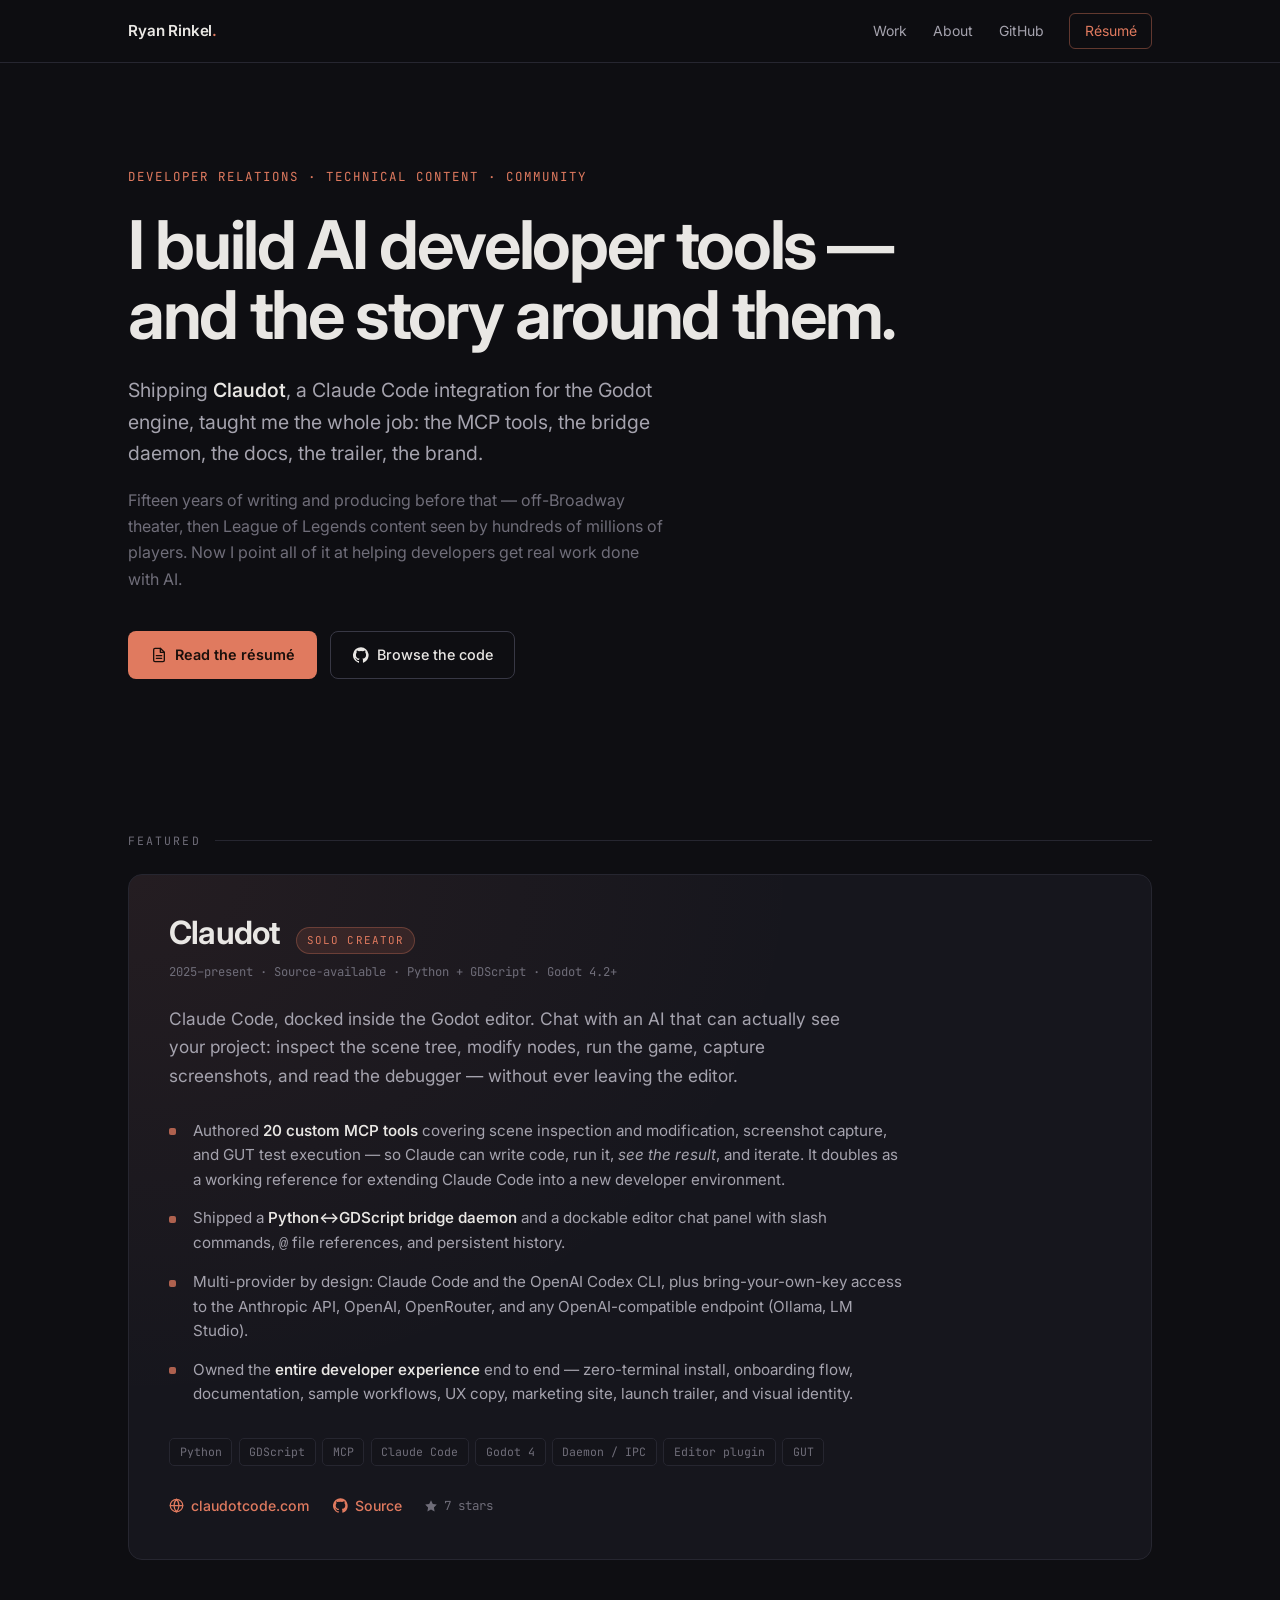
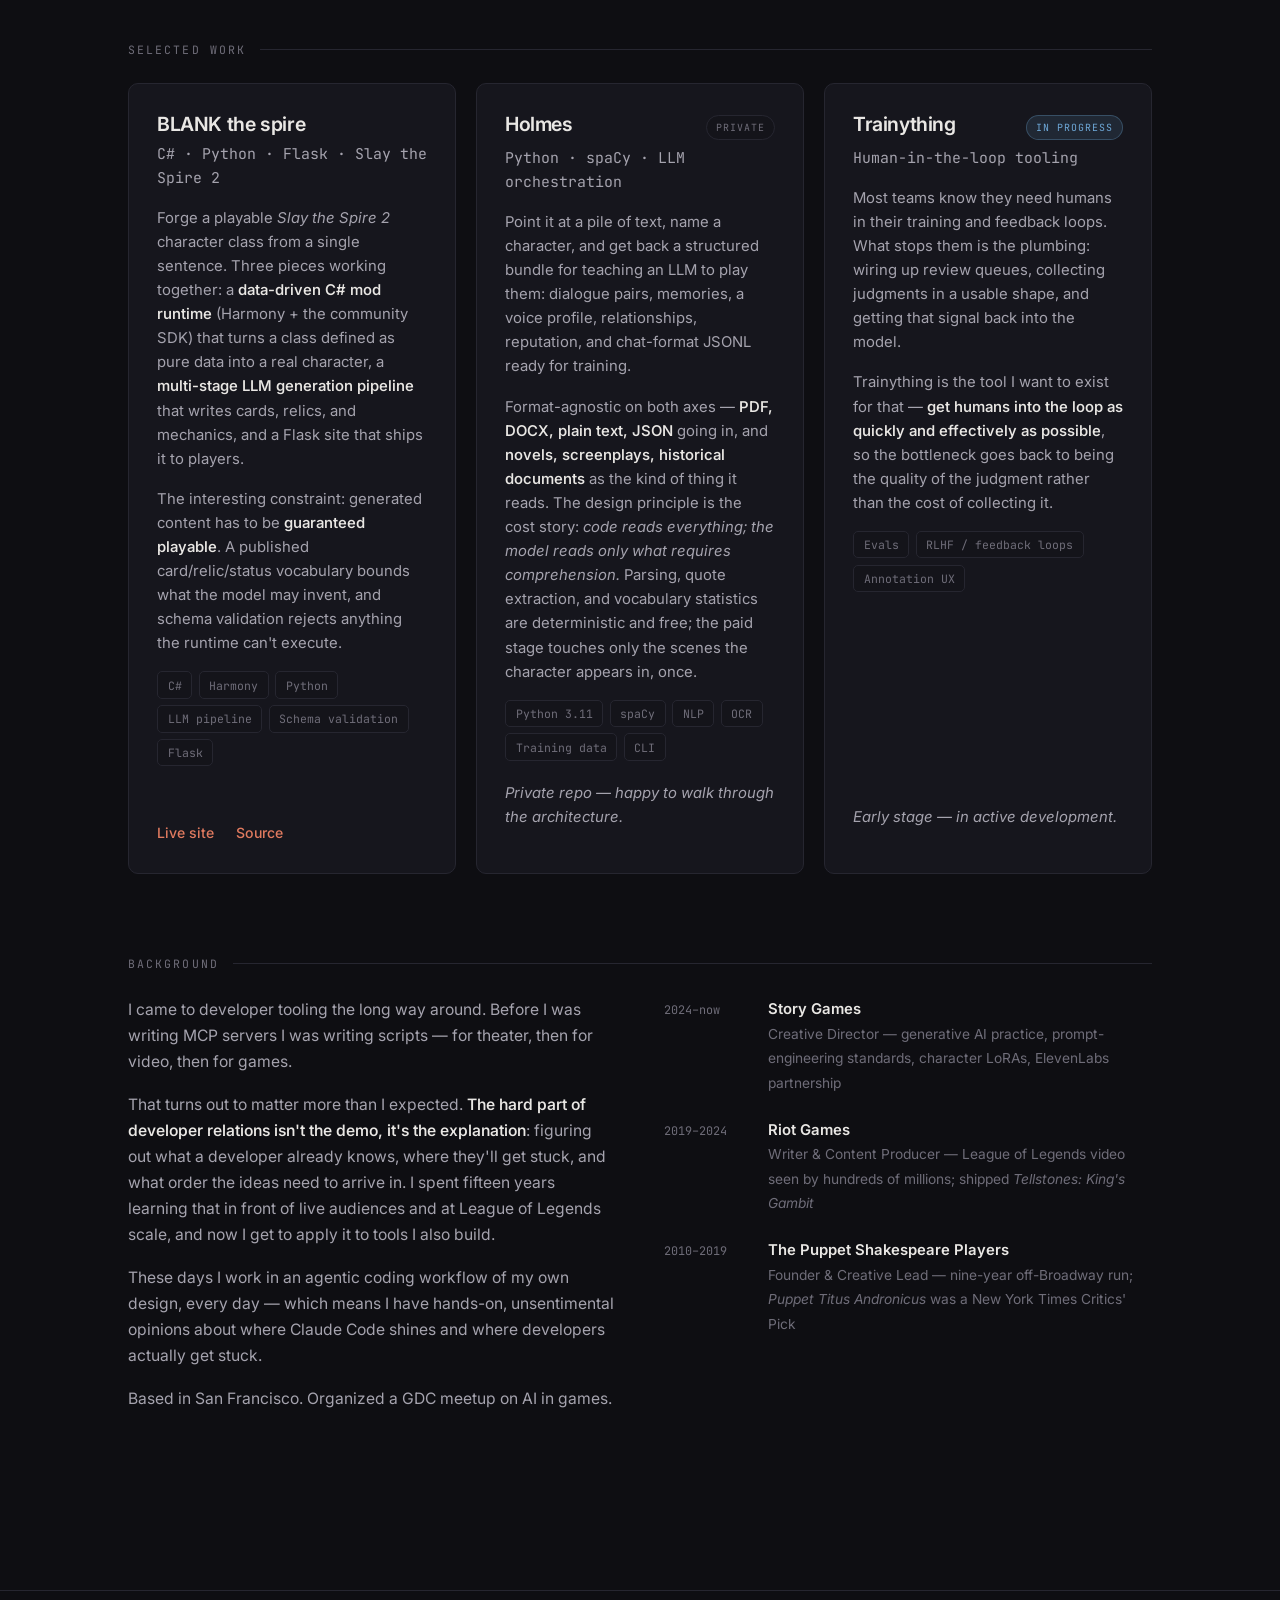
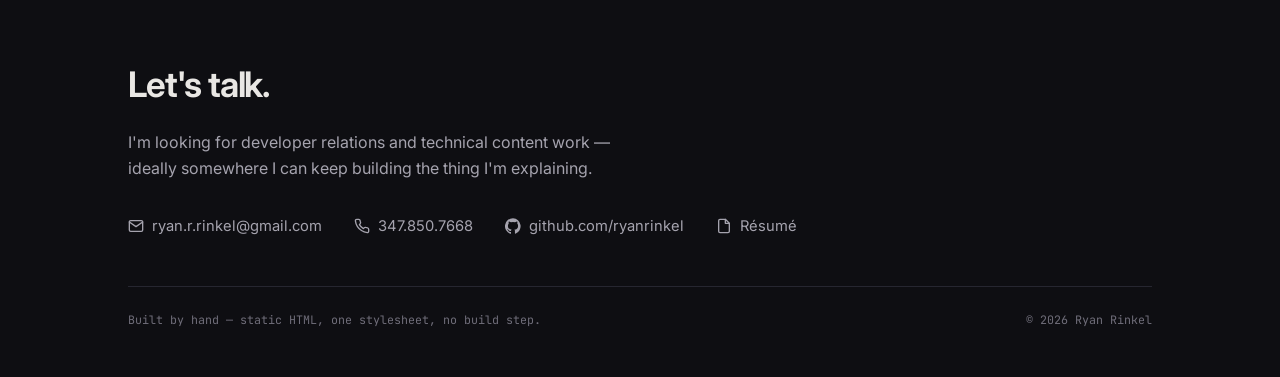
<file: index.html>
<!DOCTYPE html>
<html lang="en">
<head>
<meta charset="UTF-8">
<meta name="viewport" content="width=device-width, initial-scale=1">
<title>Ryan Rinkel — Developer Relations &amp; AI Tooling</title>
<meta name="description" content="Developer relations and technical content. I build AI developer tools — Claudot (Claude Code inside Godot), LLM content pipelines, and training-data tooling — and write the docs, demos, and stories around them.">
<link rel="canonical" href="https://hireme.ryanrinkel.online/">

<meta property="og:type" content="website">
<meta property="og:title" content="Ryan Rinkel — Developer Relations &amp; AI Tooling">
<meta property="og:description" content="I build AI developer tools and the docs, demos, and stories around them.">
<meta property="og:url" content="https://hireme.ryanrinkel.online/">
<meta name="twitter:card" content="summary">

<link rel="preconnect" href="https://fonts.googleapis.com">
<link rel="preconnect" href="https://fonts.gstatic.com" crossorigin>
<link href="https://fonts.googleapis.com/css2?family=Inter:wght@400;500;600;700&family=JetBrains+Mono:wght@400;500&display=swap" rel="stylesheet">
<link rel="stylesheet" href="css/style.css">
<link rel="icon" href="data:image/svg+xml,<svg xmlns='http://www.w3.org/2000/svg' viewBox='0 0 100 100'><rect width='100' height='100' rx='20' fill='%230e0e12'/><text y='.9em' x='50%25' text-anchor='middle' font-size='62' font-family='monospace' fill='%23e07a5f'>R</text></svg>">
</head>
<body>

<a class="skip-link" href="#work">Skip to work</a>

<nav class="nav">
  <div class="nav-inner">
    <a class="nav-name" href="/">Ryan Rinkel<span class="dot">.</span></a>
    <div class="nav-links">
      <a href="#work">Work</a>
      <a href="#about" class="hide-sm">About</a>
      <a href="https://github.com/ryanrinkel" class="hide-sm" rel="me noopener">GitHub</a>
      <a href="resume.html" class="cta">Résumé</a>
    </div>
  </div>
</nav>

<!-- ===================== HERO ===================== -->
<header class="hero">
  <div class="wrap">
    <p class="hero-role">Developer Relations · Technical Content · Community</p>
    <h1>I build AI developer tools —<br>and the story around them.</h1>
    <p class="hero-lede">
      Shipping <strong>Claudot</strong>, a Claude Code integration for the Godot engine, taught me
      the whole job: the MCP tools, the bridge daemon, the docs, the trailer, the brand.
    </p>
    <p class="hero-sub">
      Fifteen years of writing and producing before that — off-Broadway theater, then League of
      Legends content seen by hundreds of millions of players. Now I point all of it at helping
      developers get real work done with AI.
    </p>
    <div class="hero-actions">
      <a class="btn btn-primary" href="resume.html">
        <svg viewBox="0 0 24 24" fill="none" stroke="currentColor" stroke-width="2" stroke-linecap="round" stroke-linejoin="round"><path d="M14 2H6a2 2 0 0 0-2 2v16a2 2 0 0 0 2 2h12a2 2 0 0 0 2-2V8z"/><polyline points="14 2 14 8 20 8"/><line x1="16" y1="13" x2="8" y2="13"/><line x1="16" y1="17" x2="8" y2="17"/></svg>
        Read the résumé
      </a>
      <a class="btn btn-ghost" href="https://github.com/ryanrinkel" rel="me noopener">
        <svg viewBox="0 0 24 24" fill="currentColor"><path d="M12 .3a12 12 0 0 0-3.8 23.4c.6.1.8-.3.8-.6v-2.2c-3.3.7-4-1.6-4-1.6-.6-1.4-1.4-1.8-1.4-1.8-1.1-.7.1-.7.1-.7 1.2.1 1.9 1.2 1.9 1.2 1.1 1.9 2.8 1.3 3.5 1 .1-.8.4-1.3.8-1.6-2.7-.3-5.5-1.3-5.5-5.9 0-1.3.5-2.4 1.2-3.2-.1-.3-.5-1.5.1-3.2 0 0 1-.3 3.3 1.2a11.5 11.5 0 0 1 6 0c2.3-1.5 3.3-1.2 3.3-1.2.6 1.7.2 2.9.1 3.2.8.8 1.2 1.9 1.2 3.2 0 4.6-2.8 5.6-5.5 5.9.4.4.8 1.1.8 2.2v3.3c0 .3.2.7.8.6A12 12 0 0 0 12 .3"/></svg>
        Browse the code
      </a>
    </div>
  </div>
</header>

<!-- ===================== FEATURED ===================== -->
<section id="work">
  <div class="wrap">
    <p class="eyebrow">Featured</p>

    <article class="featured">
      <div class="featured-head">
        <h3>Claudot</h3>
        <span class="featured-tag">Solo creator</span>
      </div>
      <p class="featured-meta">2025–present · Source-available · Python + GDScript · Godot 4.2+</p>

      <p class="featured-lede">
        Claude Code, docked inside the Godot editor. Chat with an AI that can actually see your
        project: inspect the scene tree, modify nodes, run the game, capture screenshots, and read
        the debugger — without ever leaving the editor.
      </p>

      <ul class="featured-points">
        <li>
          Authored <strong>20 custom MCP tools</strong> covering scene inspection and modification,
          screenshot capture, and GUT test execution — so Claude can write code, run it,
          <em>see the result</em>, and iterate. It doubles as a working reference for extending
          Claude Code into a new developer environment.
        </li>
        <li>
          Shipped a <strong>Python↔GDScript bridge daemon</strong> and a dockable editor chat panel
          with slash commands, <code>@</code> file references, and persistent history.
        </li>
        <li>
          Multi-provider by design: Claude Code and the OpenAI Codex CLI, plus bring-your-own-key
          access to the Anthropic API, OpenAI, OpenRouter, and any OpenAI-compatible endpoint
          (Ollama, LM Studio).
        </li>
        <li>
          Owned the <strong>entire developer experience</strong> end to end — zero-terminal install,
          onboarding flow, documentation, sample workflows, UX copy, marketing site, launch trailer,
          and visual identity.
        </li>
      </ul>

      <ul class="tags">
        <li>Python</li><li>GDScript</li><li>MCP</li><li>Claude Code</li>
        <li>Godot 4</li><li>Daemon / IPC</li><li>Editor plugin</li><li>GUT</li>
      </ul>

      <div class="proj-links">
        <a href="https://claudotcode.com" rel="noopener">
          <svg viewBox="0 0 24 24" fill="none" stroke="currentColor" stroke-width="2" stroke-linecap="round" stroke-linejoin="round"><circle cx="12" cy="12" r="10"/><line x1="2" y1="12" x2="22" y2="12"/><path d="M12 2a15.3 15.3 0 0 1 4 10 15.3 15.3 0 0 1-4 10 15.3 15.3 0 0 1-4-10 15.3 15.3 0 0 1 4-10z"/></svg>
          claudotcode.com
        </a>
        <a href="https://github.com/Claudot-Code/claudot-pub" rel="noopener">
          <svg viewBox="0 0 24 24" fill="currentColor"><path d="M12 .3a12 12 0 0 0-3.8 23.4c.6.1.8-.3.8-.6v-2.2c-3.3.7-4-1.6-4-1.6-.6-1.4-1.4-1.8-1.4-1.8-1.1-.7.1-.7.1-.7 1.2.1 1.9 1.2 1.9 1.2 1.1 1.9 2.8 1.3 3.5 1 .1-.8.4-1.3.8-1.6-2.7-.3-5.5-1.3-5.5-5.9 0-1.3.5-2.4 1.2-3.2-.1-.3-.5-1.5.1-3.2 0 0 1-.3 3.3 1.2a11.5 11.5 0 0 1 6 0c2.3-1.5 3.3-1.2 3.3-1.2.6 1.7.2 2.9.1 3.2.8.8 1.2 1.9 1.2 3.2 0 4.6-2.8 5.6-5.5 5.9.4.4.8 1.1.8 2.2v3.3c0 .3.2.7.8.6A12 12 0 0 0 12 .3"/></svg>
          Source
        </a>
        <span class="stars" title="GitHub stars">
          <svg viewBox="0 0 24 24" fill="currentColor"><polygon points="12 2 15.1 8.6 22 9.6 17 14.5 18.2 21.5 12 18.2 5.8 21.5 7 14.5 2 9.6 8.9 8.6 12 2"/></svg>
          7 stars
        </span>
      </div>
    </article>
  </div>
</section>

<!-- ===================== GRID ===================== -->
<section>
  <div class="wrap">
    <p class="eyebrow">Selected work</p>

    <div class="grid">

      <!-- BLANK the spire -->
      <article class="card">
        <div class="card-head">
          <h3>BLANK the spire</h3>
        </div>
        <p class="card-meta">C# · Python · Flask · Slay the Spire 2</p>
        <p>
          Forge a playable <em>Slay the Spire 2</em> character class from a single sentence. Three
          pieces working together: a <strong>data-driven C# mod runtime</strong> (Harmony + the
          community SDK) that turns a class defined as pure data into a real character, a
          <strong>multi-stage LLM generation pipeline</strong> that writes cards, relics, and
          mechanics, and a Flask site that ships it to players.
        </p>
        <p>
          The interesting constraint: generated content has to be <strong>guaranteed playable</strong>.
          A published card/relic/status vocabulary bounds what the model may invent, and schema
          validation rejects anything the runtime can't execute.
        </p>
        <ul class="tags">
          <li>C#</li><li>Harmony</li><li>Python</li><li>LLM pipeline</li>
          <li>Schema validation</li><li>Flask</li>
        </ul>
        <div class="proj-links">
          <a href="https://blankthespire.com" rel="noopener">Live site</a>
          <a href="https://github.com/ryanrinkel/BLANKthespire" rel="noopener">Source</a>
        </div>
      </article>

      <!-- Holmes -->
      <article class="card">
        <div class="card-head">
          <h3>Holmes</h3>
          <span class="badge badge-private">Private</span>
        </div>
        <p class="card-meta">Python · spaCy · LLM orchestration</p>
        <p>
          Point it at a pile of text, name a character, and get back a structured bundle for teaching
          an LLM to play them: dialogue pairs, memories, a voice profile, relationships, reputation,
          and chat-format JSONL ready for training.
        </p>
        <p>
          Format-agnostic on both axes — <strong>PDF, DOCX, plain text, JSON</strong> going in, and
          <strong>novels, screenplays, historical documents</strong> as the kind of thing it reads.
          The design principle is the cost story: <em>code reads everything; the model reads only
          what requires comprehension.</em> Parsing, quote extraction, and vocabulary statistics are
          deterministic and free; the paid stage touches only the scenes the character appears in,
          once.
        </p>
        <ul class="tags">
          <li>Python 3.11</li><li>spaCy</li><li>NLP</li><li>OCR</li>
          <li>Training data</li><li>CLI</li>
        </ul>
        <p class="card-note">Private repo — happy to walk through the architecture.</p>
      </article>

      <!-- Trainything -->
      <article class="card">
        <div class="card-head">
          <h3>Trainything</h3>
          <span class="badge badge-wip">In progress</span>
        </div>
        <p class="card-meta">Human-in-the-loop tooling</p>
        <p>
          Most teams know they need humans in their training and feedback loops. What stops them is
          the plumbing: wiring up review queues, collecting judgments in a usable shape, and getting
          that signal back into the model.
        </p>
        <p>
          Trainything is the tool I want to exist for that — <strong>get humans into the loop as
          quickly and effectively as possible</strong>, so the bottleneck goes back to being the
          quality of the judgment rather than the cost of collecting it.
        </p>
        <ul class="tags">
          <li>Evals</li><li>RLHF / feedback loops</li><li>Annotation UX</li>
        </ul>
        <p class="card-note">Early stage — in active development.</p>
      </article>

    </div>
  </div>
</section>

<!-- ===================== ABOUT ===================== -->
<section id="about">
  <div class="wrap">
    <p class="eyebrow">Background</p>
    <div class="about-grid">
      <div>
        <p>
          I came to developer tooling the long way around. Before I was writing MCP servers I was
          writing scripts — for theater, then for video, then for games.
        </p>
        <p>
          That turns out to matter more than I expected. <strong>The hard part of developer relations
          isn't the demo, it's the explanation</strong>: figuring out what a developer already knows,
          where they'll get stuck, and what order the ideas need to arrive in. I spent fifteen years
          learning that in front of live audiences and at League of Legends scale, and now I get to
          apply it to tools I also build.
        </p>
        <p>
          These days I work in an agentic coding workflow of my own design, every day — which means
          I have hands-on, unsentimental opinions about where Claude Code shines and where developers
          actually get stuck.
        </p>
        <p>
          Based in San Francisco. Organized a GDC meetup on AI in games.
        </p>
      </div>
      <ul class="track">
        <li>
          <span class="yr">2024–now</span>
          <span class="what"><b>Story Games</b><span>Creative Director — generative AI practice, prompt-engineering standards, character LoRAs, ElevenLabs partnership</span></span>
        </li>
        <li>
          <span class="yr">2019–2024</span>
          <span class="what"><b>Riot Games</b><span>Writer &amp; Content Producer — League of Legends video seen by hundreds of millions; shipped <em>Tellstones: King's Gambit</em></span></span>
        </li>
        <li>
          <span class="yr">2010–2019</span>
          <span class="what"><b>The Puppet Shakespeare Players</b><span>Founder &amp; Creative Lead — nine-year off-Broadway run; <em>Puppet Titus Andronicus</em> was a New York Times Critics' Pick</span></span>
        </li>
      </ul>
    </div>
  </div>
</section>

<!-- ===================== CONTACT ===================== -->
<footer class="contact">
  <div class="wrap">
    <h2>Let's talk.</h2>
    <p>
      I'm looking for developer relations and technical content work — ideally somewhere I can keep
      building the thing I'm explaining.
    </p>
    <div class="contact-links">
      <a href="mailto:ryan.r.rinkel@gmail.com">
        <svg viewBox="0 0 24 24" fill="none" stroke="currentColor" stroke-width="2" stroke-linecap="round" stroke-linejoin="round"><path d="M4 4h16c1.1 0 2 .9 2 2v12c0 1.1-.9 2-2 2H4a2 2 0 0 1-2-2V6c0-1.1.9-2 2-2z"/><polyline points="22,6 12,13 2,6"/></svg>
        ryan.r.rinkel@gmail.com
      </a>
      <a href="tel:+13478507668">
        <svg viewBox="0 0 24 24" fill="none" stroke="currentColor" stroke-width="2" stroke-linecap="round" stroke-linejoin="round"><path d="M22 16.9v3a2 2 0 0 1-2.2 2 19.8 19.8 0 0 1-8.6-3.1 19.5 19.5 0 0 1-6-6A19.8 19.8 0 0 1 2.1 4.2 2 2 0 0 1 4.1 2h3a2 2 0 0 1 2 1.7c.1 1 .4 1.9.7 2.8a2 2 0 0 1-.5 2.1L8.1 9.9a16 16 0 0 0 6 6l1.3-1.3a2 2 0 0 1 2.1-.4c.9.3 1.8.6 2.8.7a2 2 0 0 1 1.7 2z"/></svg>
        347.850.7668
      </a>
      <a href="https://github.com/ryanrinkel" rel="me noopener">
        <svg viewBox="0 0 24 24" fill="currentColor"><path d="M12 .3a12 12 0 0 0-3.8 23.4c.6.1.8-.3.8-.6v-2.2c-3.3.7-4-1.6-4-1.6-.6-1.4-1.4-1.8-1.4-1.8-1.1-.7.1-.7.1-.7 1.2.1 1.9 1.2 1.9 1.2 1.1 1.9 2.8 1.3 3.5 1 .1-.8.4-1.3.8-1.6-2.7-.3-5.5-1.3-5.5-5.9 0-1.3.5-2.4 1.2-3.2-.1-.3-.5-1.5.1-3.2 0 0 1-.3 3.3 1.2a11.5 11.5 0 0 1 6 0c2.3-1.5 3.3-1.2 3.3-1.2.6 1.7.2 2.9.1 3.2.8.8 1.2 1.9 1.2 3.2 0 4.6-2.8 5.6-5.5 5.9.4.4.8 1.1.8 2.2v3.3c0 .3.2.7.8.6A12 12 0 0 0 12 .3"/></svg>
        github.com/ryanrinkel
      </a>
      <a href="resume.html">
        <svg viewBox="0 0 24 24" fill="none" stroke="currentColor" stroke-width="2" stroke-linecap="round" stroke-linejoin="round"><path d="M14 2H6a2 2 0 0 0-2 2v16a2 2 0 0 0 2 2h12a2 2 0 0 0 2-2V8z"/><polyline points="14 2 14 8 20 8"/></svg>
        Résumé
      </a>
    </div>
    <div class="colophon">
      <span>Built by hand — static HTML, one stylesheet, no build step.</span>
      <span>© <span id="yr">2026</span> Ryan Rinkel</span>
    </div>
  </div>
</footer>

<script>
  document.getElementById('yr').textContent = new Date().getFullYear();
</script>

</body>
</html>
</file>
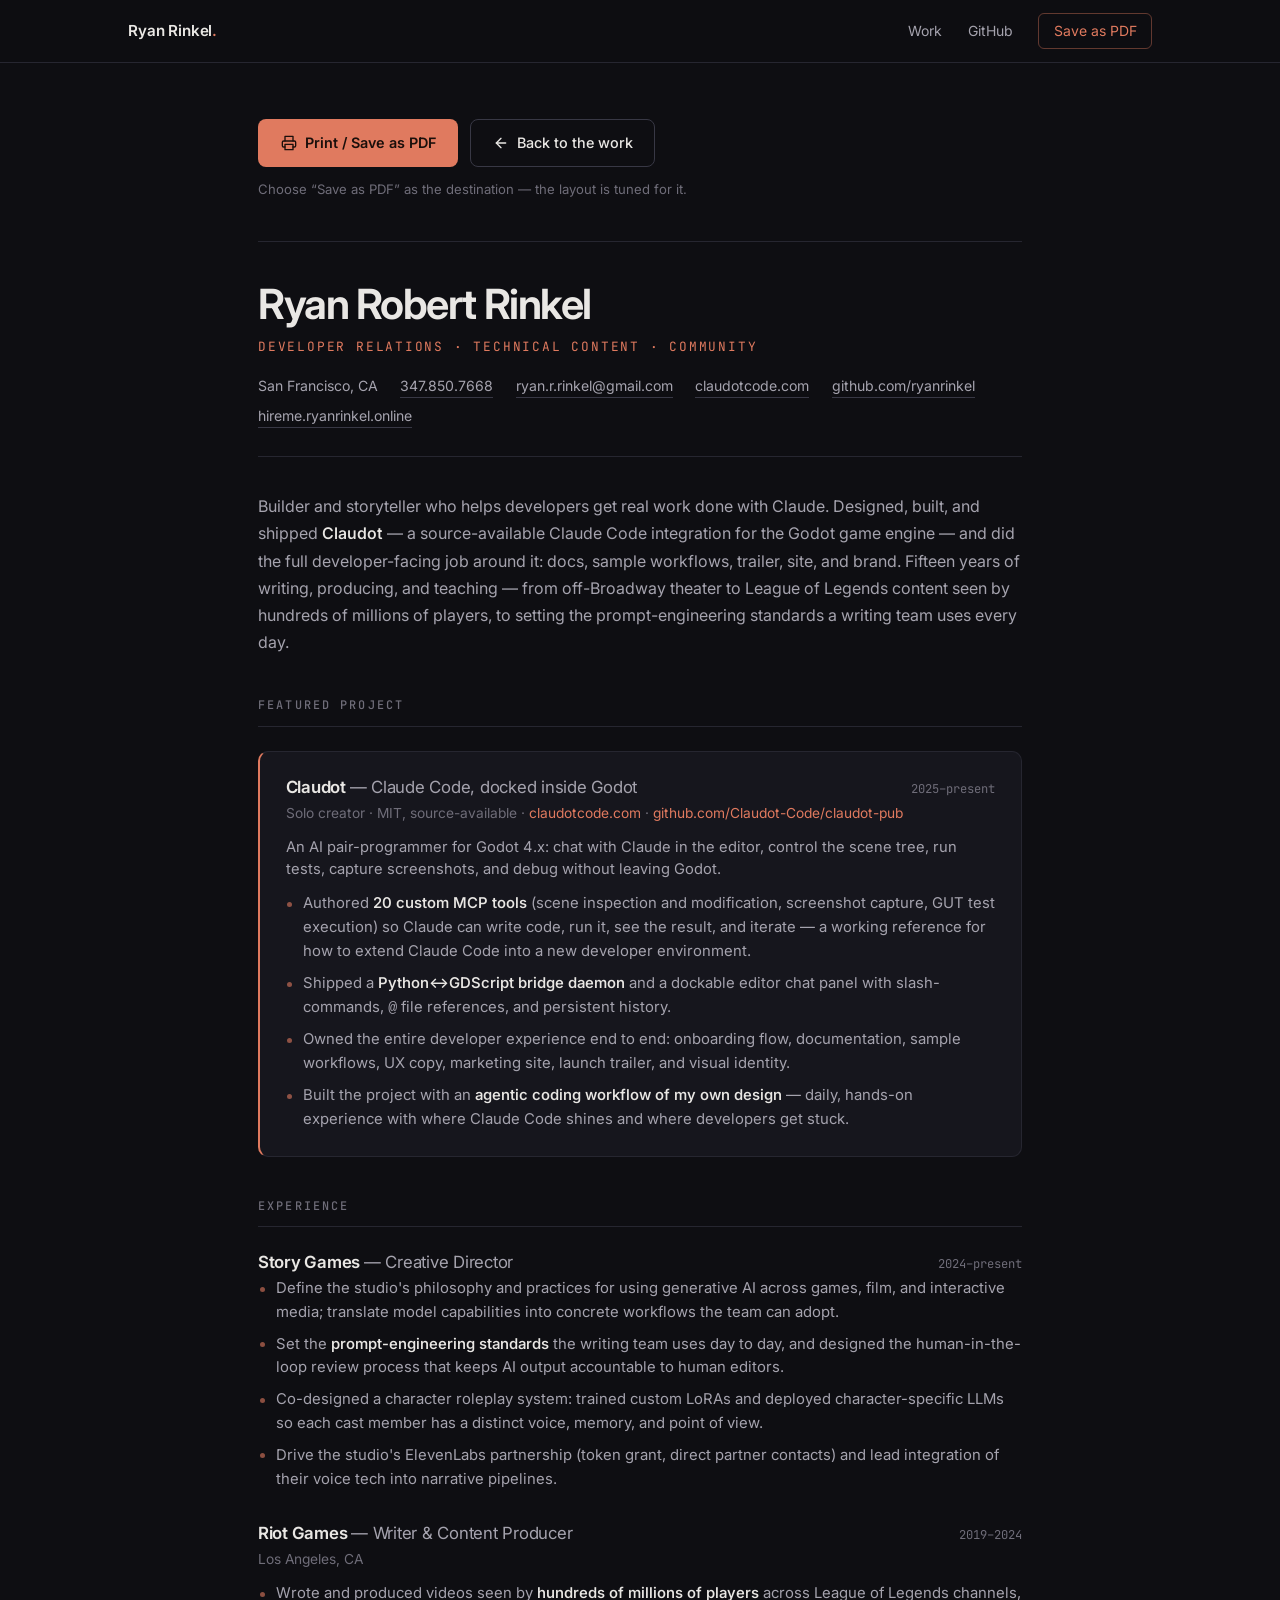
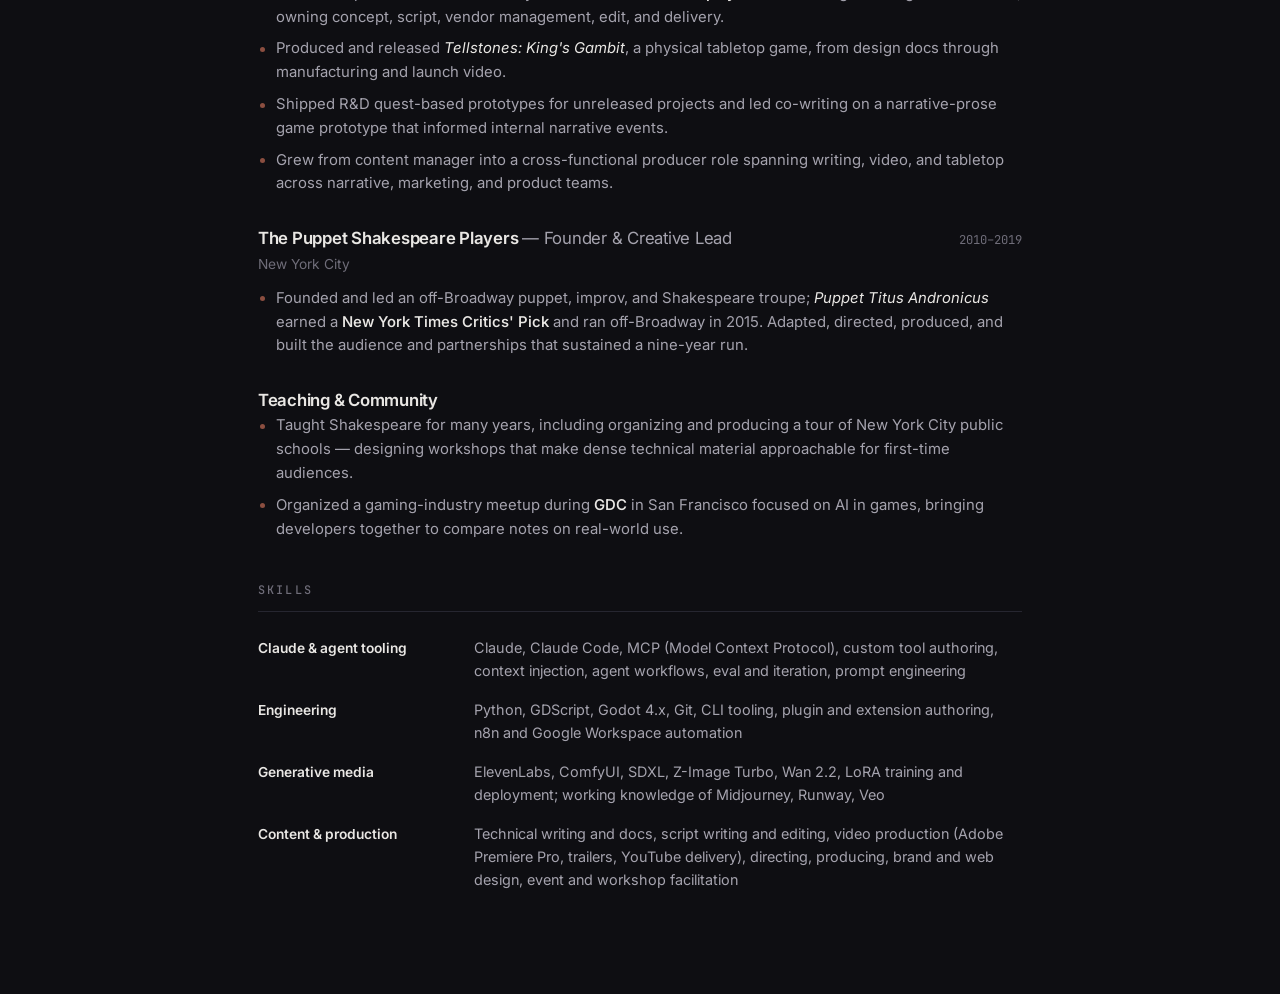
<file: r/_template/index.html>
<!DOCTYPE html>
<html lang="en">
<head>
<meta charset="UTF-8">
<meta name="viewport" content="width=device-width, initial-scale=1">
<title>Ryan Rinkel — Résumé</title>
<meta name="description" content="Résumé of Ryan Rinkel — Developer Relations, Technical Content, and Community. Creator of Claudot.">
<meta name="robots" content="noindex">

<link rel="preconnect" href="https://fonts.googleapis.com">
<link rel="preconnect" href="https://fonts.gstatic.com" crossorigin>
<link href="https://fonts.googleapis.com/css2?family=Inter:wght@400;500;600;700&family=JetBrains+Mono:wght@400;500&display=swap" rel="stylesheet">
<link rel="stylesheet" href="../../css/style.css">
<link rel="stylesheet" href="../../css/resume.css">
<link rel="icon" href="data:image/svg+xml,<svg xmlns='http://www.w3.org/2000/svg' viewBox='0 0 100 100'><rect width='100' height='100' rx='20' fill='%230e0e12'/><text y='.9em' x='50%25' text-anchor='middle' font-size='62' font-family='monospace' fill='%23e07a5f'>R</text></svg>">
</head>
<body>

<nav class="nav">
  <div class="nav-inner">
    <a class="nav-name" href="../../index.html">Ryan Rinkel<span class="dot">.</span></a>
    <div class="nav-links">
      <a href="../../index.html#work">Work</a>
      <a href="https://github.com/ryanrinkel" class="hide-sm" rel="me noopener">GitHub</a>
      <a href="#" class="cta" id="print-btn">Save as PDF</a>
    </div>
  </div>
</nav>

<main class="resume">

  <div class="r-toolbar">
    <a class="btn btn-primary" href="#" id="print-btn-2">
      <svg viewBox="0 0 24 24" fill="none" stroke="currentColor" stroke-width="2" stroke-linecap="round" stroke-linejoin="round"><polyline points="6 9 6 2 18 2 18 9"/><path d="M6 18H4a2 2 0 0 1-2-2v-5a2 2 0 0 1 2-2h16a2 2 0 0 1 2 2v5a2 2 0 0 1-2 2h-2"/><rect x="6" y="14" width="12" height="8"/></svg>
      Print / Save as PDF
    </a>
    <a class="btn btn-ghost" href="../../index.html">
      <svg viewBox="0 0 24 24" fill="none" stroke="currentColor" stroke-width="2" stroke-linecap="round" stroke-linejoin="round"><line x1="19" y1="12" x2="5" y2="12"/><polyline points="12 19 5 12 12 5"/></svg>
      Back to the work
    </a>
    <span class="hint">Choose “Save as PDF” as the destination — the layout is tuned for it.</span>
  </div>

  <!-- ===================== MASTHEAD ===================== -->
  <header class="r-head">
    <h1>Ryan Robert Rinkel</h1>
    <p class="r-title">Developer Relations · Technical Content · Community</p>
    <div class="r-contact">
      <span>San Francisco, CA</span>
      <a href="tel:+13478507668">347.850.7668</a>
      <a href="mailto:ryan.r.rinkel@gmail.com">ryan.r.rinkel@gmail.com</a>
      <a href="https://claudotcode.com" rel="noopener">claudotcode.com</a>
      <a href="https://github.com/ryanrinkel" rel="me noopener">github.com/ryanrinkel</a>
      <a href="https://hireme.ryanrinkel.online">hireme.ryanrinkel.online</a>
    </div>
  </header>

  <!-- ===================== SUMMARY ===================== -->
  <p class="r-summary">
    Builder and storyteller who helps developers get real work done with Claude. Designed, built,
    and shipped <strong>Claudot</strong> — a source-available Claude Code integration for the Godot
    game engine — and did the full developer-facing job around it: docs, sample workflows, trailer,
    site, and brand. Fifteen years of writing, producing, and teaching — from off-Broadway theater
    to League of Legends content seen by hundreds of millions of players, to setting the
    prompt-engineering standards a writing team uses every day.
  </p>

  <!-- ===================== FEATURED PROJECT ===================== -->
  <section class="r-section">
    <h2>Featured Project</h2>
    <article class="r-entry r-featured">
      <div class="r-entry-head">
        <h3>Claudot <span class="at">— Claude Code, docked inside Godot</span></h3>
        <span class="r-when">2025–present</span>
      </div>
      <p class="r-sub">
        Solo creator · MIT, source-available ·
        <a href="https://claudotcode.com" rel="noopener">claudotcode.com</a> ·
        <a href="https://github.com/Claudot-Code/claudot-pub" rel="noopener">github.com/Claudot-Code/claudot-pub</a>
      </p>
      <p class="r-blurb">
        An AI pair-programmer for Godot 4.x: chat with Claude in the editor, control the scene tree,
        run tests, capture screenshots, and debug without leaving Godot.
      </p>
      <ul>
        <li>
          Authored <strong>20 custom MCP tools</strong> (scene inspection and modification, screenshot
          capture, GUT test execution) so Claude can write code, run it, see the result, and iterate —
          a working reference for how to extend Claude Code into a new developer environment.
        </li>
        <li>
          Shipped a <strong>Python<span class="glyph">↔</span>GDScript bridge daemon</strong> and a dockable editor chat panel
          with slash-commands, <code>@</code> file references, and persistent history.
        </li>
        <li>
          Owned the entire developer experience end to end: onboarding flow, documentation, sample
          workflows, UX copy, marketing site, launch trailer, and visual identity.
        </li>
        <li>
          Built the project with an <strong>agentic coding workflow of my own design</strong> — daily,
          hands-on experience with where Claude Code shines and where developers get stuck.
        </li>
      </ul>
    </article>
  </section>

  <!-- ===================== EXPERIENCE ===================== -->
  <section class="r-section">
    <h2>Experience</h2>

    <article class="r-entry">
      <div class="r-entry-head">
        <h3>Story Games <span class="at">— Creative Director</span></h3>
        <span class="r-when">2024–present</span>
      </div>
      <ul>
        <li>
          Define the studio's philosophy and practices for using generative AI across games, film,
          and interactive media; translate model capabilities into concrete workflows the team can adopt.
        </li>
        <li>
          Set the <strong>prompt-engineering standards</strong> the writing team uses day to day, and
          designed the human-in-the-loop review process that keeps AI output accountable to human editors.
        </li>
        <li>
          Co-designed a character roleplay system: trained custom LoRAs and deployed character-specific
          LLMs so each cast member has a distinct voice, memory, and point of view.
        </li>
        <li>
          Drive the studio's ElevenLabs partnership (token grant, direct partner contacts) and lead
          integration of their voice tech into narrative pipelines.
        </li>
      </ul>
    </article>

    <article class="r-entry">
      <div class="r-entry-head">
        <h3>Riot Games <span class="at">— Writer &amp; Content Producer</span></h3>
        <span class="r-when">2019–2024</span>
      </div>
      <p class="r-sub">Los Angeles, CA</p>
      <ul>
        <li>
          Wrote and produced videos seen by <strong>hundreds of millions of players</strong> across
          League of Legends channels, owning concept, script, vendor management, edit, and delivery.
        </li>
        <li>
          Produced and released <em>Tellstones: King's Gambit</em>, a physical tabletop game, from
          design docs through manufacturing and launch video.
        </li>
        <li>
          Shipped R&amp;D quest-based prototypes for unreleased projects and led co-writing on a
          narrative-prose game prototype that informed internal narrative events.
        </li>
        <li>
          Grew from content manager into a cross-functional producer role spanning writing, video,
          and tabletop across narrative, marketing, and product teams.
        </li>
      </ul>
    </article>

    <article class="r-entry">
      <div class="r-entry-head">
        <h3>The Puppet Shakespeare Players <span class="at">— Founder &amp; Creative Lead</span></h3>
        <span class="r-when">2010–2019</span>
      </div>
      <p class="r-sub">New York City</p>
      <ul>
        <li>
          Founded and led an off-Broadway puppet, improv, and Shakespeare troupe;
          <em>Puppet Titus Andronicus</em> earned a <strong>New York Times Critics' Pick</strong> and
          ran off-Broadway in 2015. Adapted, directed, produced, and built the audience and
          partnerships that sustained a nine-year run.
        </li>
      </ul>
    </article>

    <article class="r-entry">
      <div class="r-entry-head">
        <h3>Teaching &amp; Community</h3>
      </div>
      <ul>
        <li>
          Taught Shakespeare for many years, including organizing and producing a tour of New York
          City public schools — designing workshops that make dense technical material approachable
          for first-time audiences.
        </li>
        <li>
          Organized a gaming-industry meetup during <strong>GDC</strong> in San Francisco focused on
          AI in games, bringing developers together to compare notes on real-world use.
        </li>
      </ul>
    </article>
  </section>

  <!-- ===================== SKILLS ===================== -->
  <section class="r-section">
    <h2>Skills</h2>
    <dl class="r-skills">
      <div class="r-skill-row">
        <dt>Claude &amp; agent tooling</dt>
        <dd>Claude, Claude Code, MCP (Model Context Protocol), custom tool authoring, context injection, agent workflows, eval and iteration, prompt engineering</dd>
      </div>
      <div class="r-skill-row">
        <dt>Engineering</dt>
        <dd>Python, GDScript, Godot 4.x, Git, CLI tooling, plugin and extension authoring, n8n and Google Workspace automation</dd>
      </div>
      <div class="r-skill-row">
        <dt>Generative media</dt>
        <dd>ElevenLabs, ComfyUI, SDXL, Z-Image Turbo, Wan 2.2, LoRA training and deployment; working knowledge of Midjourney, Runway, Veo</dd>
      </div>
      <div class="r-skill-row">
        <dt>Content &amp; production</dt>
        <dd>Technical writing and docs, script writing and editing, video production (Adobe Premiere Pro, trailers, YouTube delivery), directing, producing, brand and web design, event and workshop facilitation</dd>
      </div>
    </dl>
  </section>

</main>

<script>
  ['print-btn', 'print-btn-2'].forEach(function (id) {
    var el = document.getElementById(id);
    if (el) el.addEventListener('click', function (e) { e.preventDefault(); window.print(); });
  });
</script>

</body>
</html>
</file>
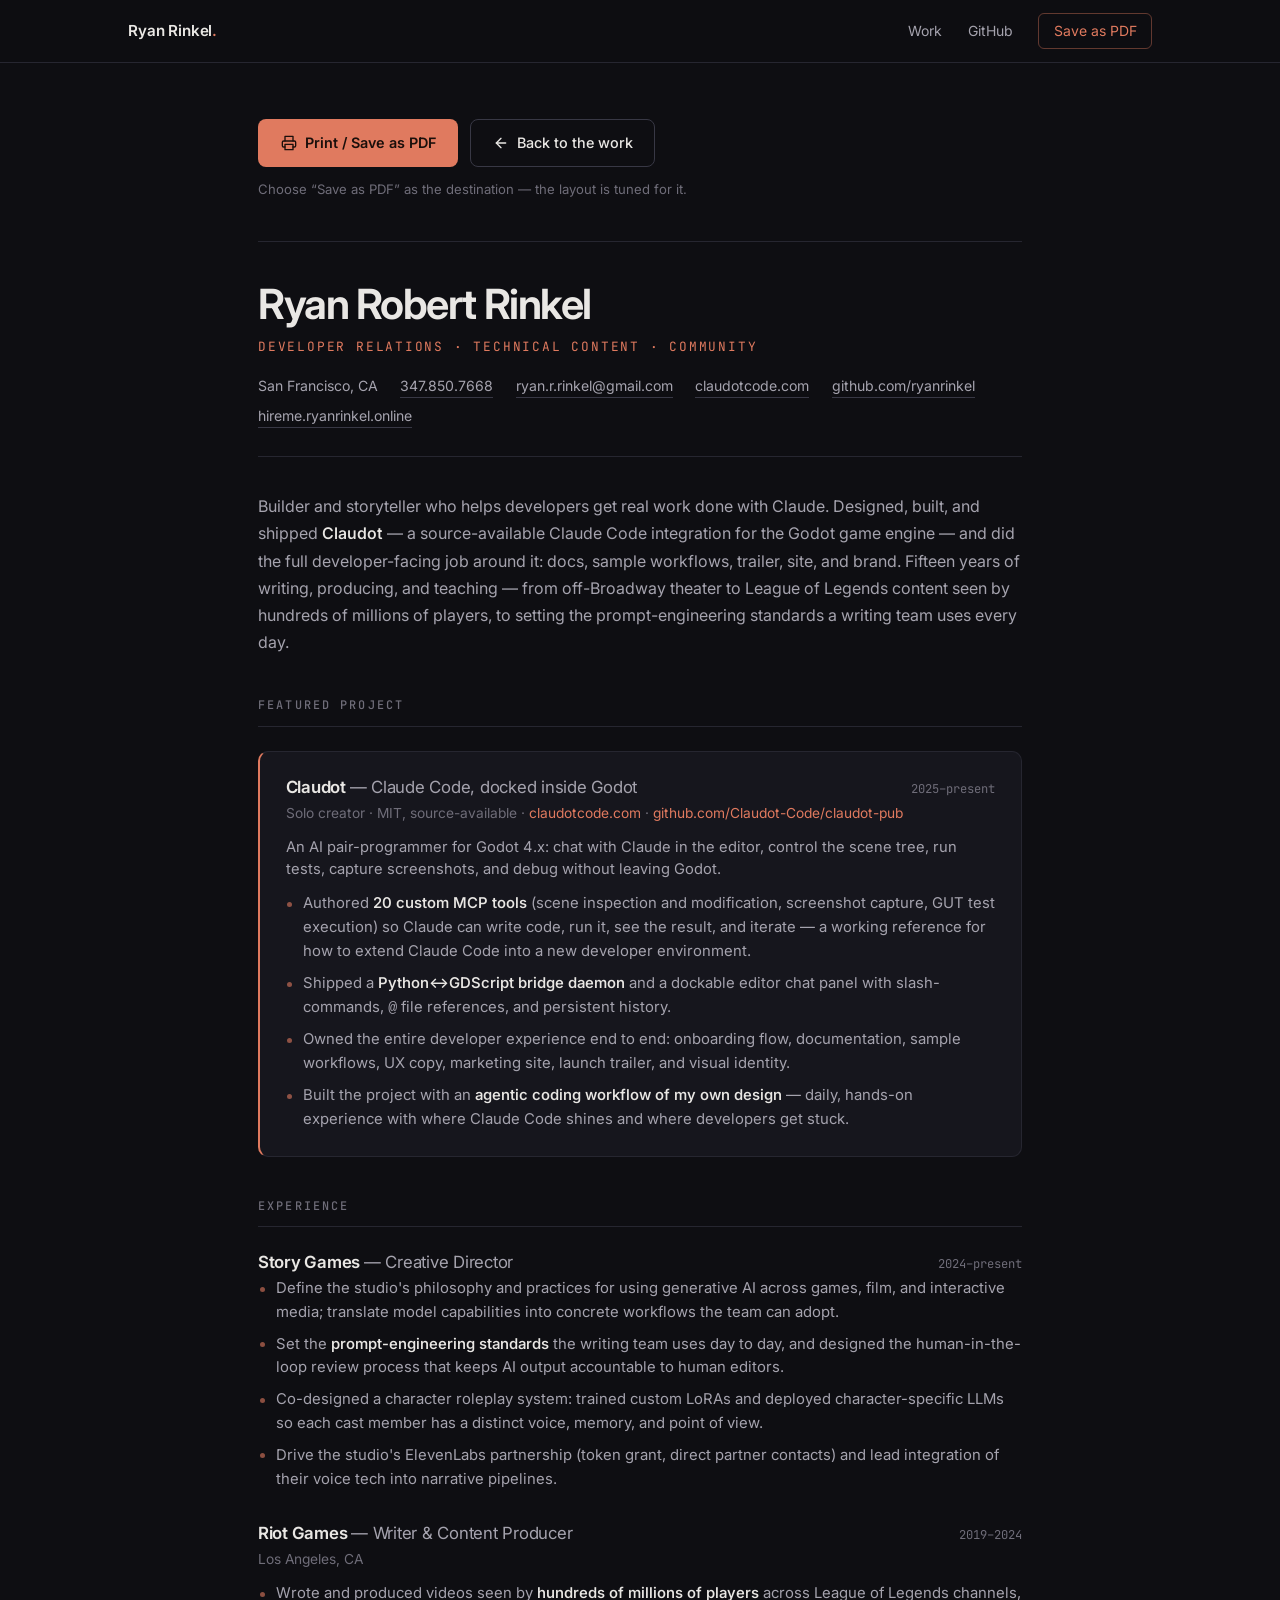
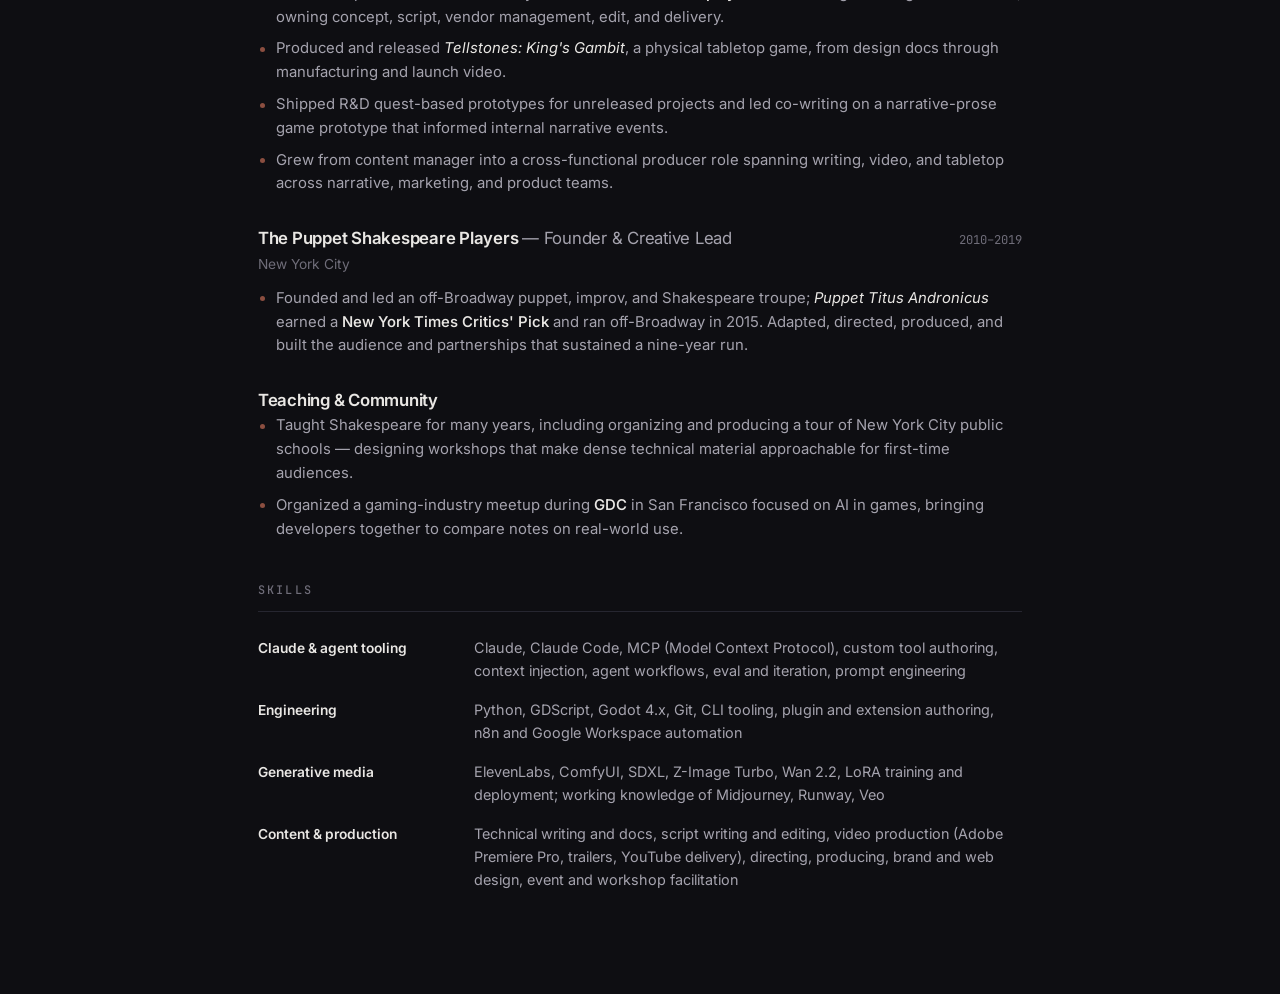
<file: resume.html>
<!DOCTYPE html>
<html lang="en">
<head>
<meta charset="UTF-8">
<meta name="viewport" content="width=device-width, initial-scale=1">
<title>Ryan Rinkel — Résumé</title>
<meta name="description" content="Résumé of Ryan Rinkel — Developer Relations, Technical Content, and Community. Creator of Claudot.">
<link rel="canonical" href="https://hireme.ryanrinkel.online/resume.html">

<link rel="preconnect" href="https://fonts.googleapis.com">
<link rel="preconnect" href="https://fonts.gstatic.com" crossorigin>
<link href="https://fonts.googleapis.com/css2?family=Inter:wght@400;500;600;700&family=JetBrains+Mono:wght@400;500&display=swap" rel="stylesheet">
<link rel="stylesheet" href="css/style.css">
<link rel="stylesheet" href="css/resume.css">
<link rel="icon" href="data:image/svg+xml,<svg xmlns='http://www.w3.org/2000/svg' viewBox='0 0 100 100'><rect width='100' height='100' rx='20' fill='%230e0e12'/><text y='.9em' x='50%25' text-anchor='middle' font-size='62' font-family='monospace' fill='%23e07a5f'>R</text></svg>">
</head>
<body>

<nav class="nav">
  <div class="nav-inner">
    <a class="nav-name" href="index.html">Ryan Rinkel<span class="dot">.</span></a>
    <div class="nav-links">
      <a href="index.html#work">Work</a>
      <a href="https://github.com/ryanrinkel" class="hide-sm" rel="me noopener">GitHub</a>
      <a href="#" class="cta" id="print-btn">Save as PDF</a>
    </div>
  </div>
</nav>

<main class="resume">

  <div class="r-toolbar">
    <a class="btn btn-primary" href="#" id="print-btn-2">
      <svg viewBox="0 0 24 24" fill="none" stroke="currentColor" stroke-width="2" stroke-linecap="round" stroke-linejoin="round"><polyline points="6 9 6 2 18 2 18 9"/><path d="M6 18H4a2 2 0 0 1-2-2v-5a2 2 0 0 1 2-2h16a2 2 0 0 1 2 2v5a2 2 0 0 1-2 2h-2"/><rect x="6" y="14" width="12" height="8"/></svg>
      Print / Save as PDF
    </a>
    <a class="btn btn-ghost" href="index.html">
      <svg viewBox="0 0 24 24" fill="none" stroke="currentColor" stroke-width="2" stroke-linecap="round" stroke-linejoin="round"><line x1="19" y1="12" x2="5" y2="12"/><polyline points="12 19 5 12 12 5"/></svg>
      Back to the work
    </a>
    <span class="hint">Choose “Save as PDF” as the destination — the layout is tuned for it.</span>
  </div>

  <!-- ===================== MASTHEAD ===================== -->
  <header class="r-head">
    <h1>Ryan Robert Rinkel</h1>
    <p class="r-title">Developer Relations · Technical Content · Community</p>
    <div class="r-contact">
      <span>San Francisco, CA</span>
      <a href="tel:+13478507668">347.850.7668</a>
      <a href="mailto:ryan.r.rinkel@gmail.com">ryan.r.rinkel@gmail.com</a>
      <a href="https://claudotcode.com" rel="noopener">claudotcode.com</a>
      <a href="https://github.com/ryanrinkel" rel="me noopener">github.com/ryanrinkel</a>
      <a href="https://hireme.ryanrinkel.online">hireme.ryanrinkel.online</a>
    </div>
  </header>

  <!-- ===================== SUMMARY ===================== -->
  <p class="r-summary">
    Builder and storyteller who helps developers get real work done with Claude. Designed, built,
    and shipped <strong>Claudot</strong> — a source-available Claude Code integration for the Godot
    game engine — and did the full developer-facing job around it: docs, sample workflows, trailer,
    site, and brand. Fifteen years of writing, producing, and teaching — from off-Broadway theater
    to League of Legends content seen by hundreds of millions of players, to setting the
    prompt-engineering standards a writing team uses every day.
  </p>

  <!-- ===================== FEATURED PROJECT ===================== -->
  <section class="r-section">
    <h2>Featured Project</h2>
    <article class="r-entry r-featured">
      <div class="r-entry-head">
        <h3>Claudot <span class="at">— Claude Code, docked inside Godot</span></h3>
        <span class="r-when">2025–present</span>
      </div>
      <p class="r-sub">
        Solo creator · MIT, source-available ·
        <a href="https://claudotcode.com" rel="noopener">claudotcode.com</a> ·
        <a href="https://github.com/Claudot-Code/claudot-pub" rel="noopener">github.com/Claudot-Code/claudot-pub</a>
      </p>
      <p class="r-blurb">
        An AI pair-programmer for Godot 4.x: chat with Claude in the editor, control the scene tree,
        run tests, capture screenshots, and debug without leaving Godot.
      </p>
      <ul>
        <li>
          Authored <strong>20 custom MCP tools</strong> (scene inspection and modification, screenshot
          capture, GUT test execution) so Claude can write code, run it, see the result, and iterate —
          a working reference for how to extend Claude Code into a new developer environment.
        </li>
        <li>
          Shipped a <strong>Python<span class="glyph">↔</span>GDScript bridge daemon</strong> and a dockable editor chat panel
          with slash-commands, <code>@</code> file references, and persistent history.
        </li>
        <li>
          Owned the entire developer experience end to end: onboarding flow, documentation, sample
          workflows, UX copy, marketing site, launch trailer, and visual identity.
        </li>
        <li>
          Built the project with an <strong>agentic coding workflow of my own design</strong> — daily,
          hands-on experience with where Claude Code shines and where developers get stuck.
        </li>
      </ul>
    </article>
  </section>

  <!-- ===================== EXPERIENCE ===================== -->
  <section class="r-section">
    <h2>Experience</h2>

    <article class="r-entry">
      <div class="r-entry-head">
        <h3>Story Games <span class="at">— Creative Director</span></h3>
        <span class="r-when">2024–present</span>
      </div>
      <ul>
        <li>
          Define the studio's philosophy and practices for using generative AI across games, film,
          and interactive media; translate model capabilities into concrete workflows the team can adopt.
        </li>
        <li>
          Set the <strong>prompt-engineering standards</strong> the writing team uses day to day, and
          designed the human-in-the-loop review process that keeps AI output accountable to human editors.
        </li>
        <li>
          Co-designed a character roleplay system: trained custom LoRAs and deployed character-specific
          LLMs so each cast member has a distinct voice, memory, and point of view.
        </li>
        <li>
          Drive the studio's ElevenLabs partnership (token grant, direct partner contacts) and lead
          integration of their voice tech into narrative pipelines.
        </li>
      </ul>
    </article>

    <article class="r-entry">
      <div class="r-entry-head">
        <h3>Riot Games <span class="at">— Writer &amp; Content Producer</span></h3>
        <span class="r-when">2019–2024</span>
      </div>
      <p class="r-sub">Los Angeles, CA</p>
      <ul>
        <li>
          Wrote and produced videos seen by <strong>hundreds of millions of players</strong> across
          League of Legends channels, owning concept, script, vendor management, edit, and delivery.
        </li>
        <li>
          Produced and released <em>Tellstones: King's Gambit</em>, a physical tabletop game, from
          design docs through manufacturing and launch video.
        </li>
        <li>
          Shipped R&amp;D quest-based prototypes for unreleased projects and led co-writing on a
          narrative-prose game prototype that informed internal narrative events.
        </li>
        <li>
          Grew from content manager into a cross-functional producer role spanning writing, video,
          and tabletop across narrative, marketing, and product teams.
        </li>
      </ul>
    </article>

    <article class="r-entry">
      <div class="r-entry-head">
        <h3>The Puppet Shakespeare Players <span class="at">— Founder &amp; Creative Lead</span></h3>
        <span class="r-when">2010–2019</span>
      </div>
      <p class="r-sub">New York City</p>
      <ul>
        <li>
          Founded and led an off-Broadway puppet, improv, and Shakespeare troupe;
          <em>Puppet Titus Andronicus</em> earned a <strong>New York Times Critics' Pick</strong> and
          ran off-Broadway in 2015. Adapted, directed, produced, and built the audience and
          partnerships that sustained a nine-year run.
        </li>
      </ul>
    </article>

    <article class="r-entry">
      <div class="r-entry-head">
        <h3>Teaching &amp; Community</h3>
      </div>
      <ul>
        <li>
          Taught Shakespeare for many years, including organizing and producing a tour of New York
          City public schools — designing workshops that make dense technical material approachable
          for first-time audiences.
        </li>
        <li>
          Organized a gaming-industry meetup during <strong>GDC</strong> in San Francisco focused on
          AI in games, bringing developers together to compare notes on real-world use.
        </li>
      </ul>
    </article>
  </section>

  <!-- ===================== SKILLS ===================== -->
  <section class="r-section">
    <h2>Skills</h2>
    <dl class="r-skills">
      <div class="r-skill-row">
        <dt>Claude &amp; agent tooling</dt>
        <dd>Claude, Claude Code, MCP (Model Context Protocol), custom tool authoring, context injection, agent workflows, eval and iteration, prompt engineering</dd>
      </div>
      <div class="r-skill-row">
        <dt>Engineering</dt>
        <dd>Python, GDScript, Godot 4.x, Git, CLI tooling, plugin and extension authoring, n8n and Google Workspace automation</dd>
      </div>
      <div class="r-skill-row">
        <dt>Generative media</dt>
        <dd>ElevenLabs, ComfyUI, SDXL, Z-Image Turbo, Wan 2.2, LoRA training and deployment; working knowledge of Midjourney, Runway, Veo</dd>
      </div>
      <div class="r-skill-row">
        <dt>Content &amp; production</dt>
        <dd>Technical writing and docs, script writing and editing, video production (Adobe Premiere Pro, trailers, YouTube delivery), directing, producing, brand and web design, event and workshop facilitation</dd>
      </div>
    </dl>
  </section>

</main>

<script>
  ['print-btn', 'print-btn-2'].forEach(function (id) {
    var el = document.getElementById(id);
    if (el) el.addEventListener('click', function (e) { e.preventDefault(); window.print(); });
  });
</script>

</body>
</html>
</file>
<file: css/style.css>
/* ==========================================================================
   Ryan Rinkel - portfolio + resume
   One stylesheet, two pages. No build step.
   ========================================================================== */

:root {
    /* Surfaces */
    --bg:          #0e0e12;
    --bg-soft:     #14141a;
    --card:        #16161d;
    --card-hover:  #1c1c25;
    --border:      #262630;
    --border-lit:  #383845;

    /* Ink */
    --text:        #e9e7e4;
    --muted:       #a5a3ae;
    --dim:         #6f6d79;

    /* Accent - the Claude terracotta, carried over from Claudot */
    --accent:      #e07a5f;
    --accent-lit:  #f0947c;
    --accent-wash: rgba(224, 122, 95, 0.12);
    --blue:        #6ea8d8;
    --blue-wash:   rgba(110, 168, 216, 0.12);

    /* Type */
    --font-body: "Inter", -apple-system, BlinkMacSystemFont, "Segoe UI", Roboto, sans-serif;
    --font-mono: "JetBrains Mono", ui-monospace, "SF Mono", Menlo, Consolas, monospace;

    /* Metrics */
    --wide:   1080px;
    --narrow: 760px;
    --radius: 10px;
    --radius-lg: 14px;
    --ease: 0.18s cubic-bezier(0.4, 0, 0.2, 1);
}

*, *::before, *::after { box-sizing: border-box; margin: 0; padding: 0; }

html {
    scroll-behavior: smooth;
    scroll-padding-top: 88px;
    -webkit-text-size-adjust: 100%;
}

body {
    background: var(--bg);
    color: var(--text);
    font-family: var(--font-body);
    font-size: 16px;
    line-height: 1.65;
    -webkit-font-smoothing: antialiased;
    text-rendering: optimizeLegibility;
}

a { color: inherit; }

::selection { background: var(--accent-wash); color: var(--accent-lit); }

:focus-visible {
    outline: 2px solid var(--accent);
    outline-offset: 3px;
    border-radius: 3px;
}

.skip-link {
    position: absolute;
    left: -9999px;
    top: 0;
    background: var(--accent);
    color: #1a0f0b;
    padding: 0.7rem 1.2rem;
    font-weight: 600;
    z-index: 100;
}
.skip-link:focus { left: 0; }

/* --- Layout primitives --------------------------------------------------- */

.wrap  { max-width: var(--wide);   margin: 0 auto; padding: 0 1.75rem; }
.wrap-narrow { max-width: var(--narrow); margin: 0 auto; padding: 0 1.75rem; }

section { padding: 5rem 0; }
section + section { padding-top: 0; }

.eyebrow {
    font-family: var(--font-mono);
    font-size: 0.72rem;
    letter-spacing: 0.18em;
    text-transform: uppercase;
    color: var(--dim);
    margin-bottom: 1.5rem;
    display: flex;
    align-items: center;
    gap: 0.9rem;
}
.eyebrow::after {
    content: "";
    flex: 1;
    height: 1px;
    background: var(--border);
}

/* --- Nav ----------------------------------------------------------------- */

.nav {
    position: sticky;
    top: 0;
    z-index: 50;
    background: rgba(14, 14, 18, 0.82);
    backdrop-filter: blur(14px);
    -webkit-backdrop-filter: blur(14px);
    border-bottom: 1px solid var(--border);
}
.nav-inner {
    max-width: var(--wide);
    margin: 0 auto;
    padding: 0 1.75rem;
    height: 62px;
    display: flex;
    align-items: center;
    justify-content: space-between;
    gap: 1rem;
}
.nav-name {
    font-weight: 600;
    font-size: 0.95rem;
    letter-spacing: -0.01em;
    text-decoration: none;
    white-space: nowrap;
}
.nav-name .dot { color: var(--accent); }

.nav-links {
    display: flex;
    align-items: center;
    gap: 1.6rem;
    font-size: 0.875rem;
}
.nav-links a {
    color: var(--muted);
    text-decoration: none;
    transition: color var(--ease);
    white-space: nowrap;
}
.nav-links a:hover { color: var(--text); }
.nav-links a.cta {
    color: var(--accent);
    border: 1px solid rgba(224, 122, 95, 0.4);
    padding: 0.35rem 0.9rem;
    border-radius: 6px;
}
.nav-links a.cta:hover {
    color: var(--accent-lit);
    border-color: var(--accent);
    background: var(--accent-wash);
}

/* --- Hero ---------------------------------------------------------------- */

.hero { padding: 6.5rem 0 4.5rem; }

.hero-role {
    font-family: var(--font-mono);
    font-size: 0.78rem;
    letter-spacing: 0.16em;
    text-transform: uppercase;
    color: var(--accent);
    margin-bottom: 1.4rem;
}

.hero h1 {
    font-size: clamp(2.6rem, 7vw, 4.2rem);
    line-height: 1.04;
    letter-spacing: -0.035em;
    font-weight: 650;
    margin-bottom: 1.6rem;
}

.hero-lede {
    font-size: clamp(1.05rem, 2.2vw, 1.22rem);
    line-height: 1.6;
    color: var(--muted);
    max-width: 44ch;
    margin-bottom: 1.1rem;
}
.hero-lede strong { color: var(--text); font-weight: 550; }

.hero-sub {
    font-size: 1rem;
    color: var(--dim);
    max-width: 54ch;
    margin-bottom: 2.4rem;
}

.hero-actions {
    display: flex;
    flex-wrap: wrap;
    gap: 0.8rem;
    align-items: center;
}

/* --- Buttons ------------------------------------------------------------- */

.btn {
    display: inline-flex;
    align-items: center;
    gap: 0.5rem;
    font-size: 0.9rem;
    font-weight: 500;
    text-decoration: none;
    padding: 0.7rem 1.35rem;
    border-radius: 8px;
    border: 1px solid transparent;
    transition: background var(--ease), border-color var(--ease), color var(--ease), transform var(--ease);
}
.btn svg { width: 16px; height: 16px; flex-shrink: 0; }

.btn-primary {
    background: var(--accent);
    color: #1a0f0b;
    font-weight: 600;
}
.btn-primary:hover { background: var(--accent-lit); transform: translateY(-1px); }

.btn-ghost {
    border-color: var(--border-lit);
    color: var(--text);
}
.btn-ghost:hover { border-color: var(--muted); background: var(--bg-soft); }

/* --- Featured project ---------------------------------------------------- */

.featured {
    border: 1px solid var(--border);
    border-radius: var(--radius-lg);
    background:
        radial-gradient(120% 140% at 0% 0%, rgba(224, 122, 95, 0.07) 0%, transparent 55%),
        var(--card);
    padding: 2.5rem;
}

.featured-head {
    display: flex;
    flex-wrap: wrap;
    align-items: baseline;
    gap: 0.5rem 1rem;
    margin-bottom: 0.5rem;
}
.featured h3 {
    font-size: clamp(1.6rem, 3.5vw, 2rem);
    letter-spacing: -0.025em;
    font-weight: 650;
    line-height: 1.15;
}
.featured-tag {
    font-family: var(--font-mono);
    font-size: 0.68rem;
    letter-spacing: 0.1em;
    text-transform: uppercase;
    color: var(--accent);
    background: var(--accent-wash);
    border: 1px solid rgba(224, 122, 95, 0.3);
    padding: 0.22rem 0.6rem;
    border-radius: 999px;
    white-space: nowrap;
}

.featured-meta {
    font-family: var(--font-mono);
    font-size: 0.76rem;
    color: var(--dim);
    margin-bottom: 1.4rem;
}

.featured-lede {
    font-size: 1.08rem;
    color: var(--muted);
    max-width: 62ch;
    margin-bottom: 1.8rem;
}

.featured-points {
    list-style: none;
    display: grid;
    gap: 0.9rem;
    margin-bottom: 2rem;
}
.featured-points li {
    position: relative;
    padding-left: 1.5rem;
    color: var(--muted);
    font-size: 0.95rem;
    line-height: 1.6;
    max-width: 74ch;
}
.featured-points li::before {
    content: "";
    position: absolute;
    left: 0;
    top: 0.62em;
    width: 7px;
    height: 7px;
    border-radius: 2px;
    background: var(--accent);
    opacity: 0.75;
}
.featured-points strong { color: var(--text); font-weight: 550; }

/* --- Tech tags ----------------------------------------------------------- */

.tags {
    display: flex;
    flex-wrap: wrap;
    gap: 0.4rem;
    margin-bottom: 1.8rem;
    list-style: none;
}
.tags li {
    font-family: var(--font-mono);
    font-size: 0.72rem;
    color: var(--dim);
    border: 1px solid var(--border);
    background: var(--bg-soft);
    padding: 0.2rem 0.6rem;
    border-radius: 5px;
}

/* --- Project links ------------------------------------------------------- */

.proj-links {
    display: flex;
    flex-wrap: wrap;
    gap: 1.4rem;
    align-items: center;
    font-size: 0.88rem;
}
.proj-links a {
    display: inline-flex;
    align-items: center;
    gap: 0.45rem;
    color: var(--accent);
    text-decoration: none;
    font-weight: 500;
    border-bottom: 1px solid transparent;
    transition: border-color var(--ease), color var(--ease);
}
.proj-links a:hover { color: var(--accent-lit); border-bottom-color: currentColor; }
.proj-links svg { width: 15px; height: 15px; }

.stars {
    display: inline-flex;
    align-items: center;
    gap: 0.35rem;
    font-family: var(--font-mono);
    font-size: 0.78rem;
    color: var(--dim);
}
.stars svg { width: 14px; height: 14px; }

/* --- Project grid -------------------------------------------------------- */

.grid {
    display: grid;
    grid-template-columns: repeat(auto-fit, minmax(310px, 1fr));
    gap: 1.25rem;
}

.card {
    border: 1px solid var(--border);
    border-radius: var(--radius);
    background: var(--card);
    padding: 1.75rem;
    display: flex;
    flex-direction: column;
    transition: border-color var(--ease), background var(--ease), transform var(--ease);
}
.card:hover {
    border-color: var(--border-lit);
    background: var(--card-hover);
    transform: translateY(-2px);
}

.card-head {
    display: flex;
    align-items: baseline;
    justify-content: space-between;
    gap: 0.75rem;
    margin-bottom: 0.35rem;
}
.card h3 {
    font-size: 1.22rem;
    letter-spacing: -0.02em;
    font-weight: 620;
    line-height: 1.25;
}

.badge {
    font-family: var(--font-mono);
    font-size: 0.62rem;
    letter-spacing: 0.1em;
    text-transform: uppercase;
    padding: 0.2rem 0.55rem;
    border-radius: 999px;
    white-space: nowrap;
    flex-shrink: 0;
}
.badge-wip {
    color: var(--blue);
    background: var(--blue-wash);
    border: 1px solid rgba(110, 168, 216, 0.3);
}
.badge-private {
    color: var(--dim);
    background: var(--bg-soft);
    border: 1px solid var(--border);
}

.card-meta {
    font-family: var(--font-mono);
    font-size: 0.72rem;
    color: var(--dim);
    margin-bottom: 1rem;
}

.card p {
    color: var(--muted);
    font-size: 0.93rem;
    line-height: 1.62;
    margin-bottom: 1rem;
}
.card p strong { color: var(--text); font-weight: 550; }

.card .tags { margin-bottom: 1.25rem; }
.card .proj-links { margin-top: auto; }

.card-note {
    font-size: 0.82rem;
    color: var(--dim);
    font-style: italic;
    margin-top: auto;
}

/* --- About --------------------------------------------------------------- */

.about-grid {
    display: grid;
    grid-template-columns: 1fr 1fr;
    gap: 3rem;
    align-items: start;
}
.about-grid p {
    color: var(--muted);
    margin-bottom: 1.1rem;
    font-size: 0.98rem;
}
.about-grid p strong { color: var(--text); font-weight: 550; }

.track {
    list-style: none;
    display: grid;
    gap: 1.4rem;
}
.track li {
    display: grid;
    grid-template-columns: 5.5rem 1fr;
    gap: 1rem;
    align-items: baseline;
}
.track .yr {
    font-family: var(--font-mono);
    font-size: 0.74rem;
    color: var(--dim);
    white-space: nowrap;
}
.track .what { font-size: 0.93rem; }
.track .what b { display: block; font-weight: 600; color: var(--text); }
.track .what span { color: var(--dim); font-size: 0.86rem; }

/* --- Contact / footer ---------------------------------------------------- */

.contact {
    border-top: 1px solid var(--border);
    margin-top: 5rem;
    padding: 4rem 0 3rem;
}
.contact h2 {
    font-size: clamp(1.6rem, 4vw, 2.2rem);
    letter-spacing: -0.03em;
    margin-bottom: 1rem;
    font-weight: 650;
}
.contact p {
    color: var(--muted);
    max-width: 50ch;
    margin-bottom: 2rem;
}

.contact-links {
    display: flex;
    flex-wrap: wrap;
    gap: 0.75rem 2rem;
    font-size: 0.92rem;
    margin-bottom: 3rem;
}
.contact-links a {
    color: var(--muted);
    text-decoration: none;
    display: inline-flex;
    align-items: center;
    gap: 0.5rem;
    transition: color var(--ease);
}
.contact-links a:hover { color: var(--accent); }
.contact-links svg { width: 16px; height: 16px; }

.colophon {
    font-family: var(--font-mono);
    font-size: 0.73rem;
    color: var(--dim);
    border-top: 1px solid var(--border);
    padding-top: 1.5rem;
    display: flex;
    flex-wrap: wrap;
    justify-content: space-between;
    gap: 0.5rem 1rem;
}
.colophon a { color: var(--dim); }
.colophon a:hover { color: var(--muted); }

/* --- Responsive ---------------------------------------------------------- */

@media (max-width: 760px) {
    section { padding: 3.5rem 0; }
    .hero { padding: 4rem 0 3rem; }
    .featured { padding: 1.75rem 1.4rem; }
    .card { padding: 1.4rem; }
    .about-grid { grid-template-columns: 1fr; gap: 2.5rem; }
    .nav-links { gap: 1.1rem; font-size: 0.82rem; }
    .nav-links a.hide-sm { display: none; }
    .wrap, .wrap-narrow, .nav-inner { padding: 0 1.25rem; }
    .track li { grid-template-columns: 4.5rem 1fr; gap: 0.75rem; }
}

@media (prefers-reduced-motion: reduce) {
    html { scroll-behavior: auto; }
    *, *::before, *::after {
        animation-duration: 0.01ms !important;
        transition-duration: 0.01ms !important;
    }
}
</file>
<file: css/resume.css>
/* ==========================================================================
   Resume page. Layers on top of style.css.
   Screen: dark, matches the portfolio. Print: black on white, tight, no chrome.
   ========================================================================== */

.resume {
    max-width: 820px;
    margin: 0 auto;
    padding: 3.5rem 1.75rem 4rem;
}

/* --- Masthead ------------------------------------------------------------ */

.r-head {
    border-bottom: 1px solid var(--border);
    padding-bottom: 1.75rem;
    margin-bottom: 2.25rem;
}

.r-head h1 {
    font-size: clamp(2rem, 5vw, 2.6rem);
    letter-spacing: -0.035em;
    font-weight: 650;
    line-height: 1.1;
    margin-bottom: 0.5rem;
}

.r-title {
    font-family: var(--font-mono);
    font-size: 0.8rem;
    letter-spacing: 0.14em;
    text-transform: uppercase;
    color: var(--accent);
    margin-bottom: 1.1rem;
}

.r-contact {
    display: flex;
    flex-wrap: wrap;
    gap: 0.35rem 1.4rem;
    font-size: 0.88rem;
    color: var(--muted);
}
.r-contact a {
    color: var(--muted);
    text-decoration: none;
    border-bottom: 1px solid var(--border-lit);
    transition: color var(--ease), border-color var(--ease);
}
.r-contact a:hover { color: var(--accent); border-bottom-color: var(--accent); }

/* --- Summary ------------------------------------------------------------- */

.r-summary {
    font-size: 1rem;
    line-height: 1.7;
    color: var(--muted);
    margin-bottom: 2.5rem;
}
.r-summary strong { color: var(--text); font-weight: 550; }

/* --- Sections ------------------------------------------------------------ */

/* The landing page gives every <section> 5rem of padding. The resume doesn't
   want it — its rhythm comes from margins so the print stylesheet can tighten it. */
.resume section { padding: 0; }

.r-section { margin-bottom: 2.5rem; }

.r-section > h2 {
    font-family: var(--font-mono);
    font-size: 0.74rem;
    letter-spacing: 0.18em;
    text-transform: uppercase;
    color: var(--dim);
    padding-bottom: 0.6rem;
    border-bottom: 1px solid var(--border);
    margin-bottom: 1.5rem;
    font-weight: 500;
}

/* --- Entries ------------------------------------------------------------- */

.r-entry { margin-bottom: 1.9rem; }
.r-entry:last-child { margin-bottom: 0; }

.r-entry-head {
    display: flex;
    flex-wrap: wrap;
    align-items: baseline;
    justify-content: space-between;
    gap: 0.2rem 1rem;
    margin-bottom: 0.2rem;
}

.r-entry h3 {
    font-size: 1.05rem;
    font-weight: 620;
    letter-spacing: -0.015em;
    line-height: 1.35;
}
.r-entry h3 .at { color: var(--muted); font-weight: 400; }

.r-when {
    font-family: var(--font-mono);
    font-size: 0.76rem;
    color: var(--dim);
    white-space: nowrap;
}

.r-sub {
    font-size: 0.86rem;
    color: var(--dim);
    margin-bottom: 0.7rem;
}
.r-sub a { color: var(--accent); text-decoration: none; }
.r-sub a:hover { text-decoration: underline; }

/* One-line description under an entry heading */
.r-blurb {
    font-size: 0.92rem;
    line-height: 1.55;
    color: var(--muted);
    margin-bottom: 0.7rem;
}

/* Arrow glyphs aren't in every webfont; give them a symbol fallback so they
   don't degrade into hyphens when the page is printed. */
.glyph {
    font-family: "Segoe UI Symbol", "Apple Symbols", "Noto Sans Symbols 2", var(--font-body);
}

.r-entry ul {
    list-style: none;
    display: grid;
    gap: 0.5rem;
}
.r-entry li {
    position: relative;
    padding-left: 1.1rem;
    font-size: 0.93rem;
    line-height: 1.6;
    color: var(--muted);
}
.r-entry li::before {
    content: "";
    position: absolute;
    left: 0.1rem;
    top: 0.65em;
    width: 5px;
    height: 5px;
    border-radius: 50%;
    background: var(--accent);
    opacity: 0.6;
}
.r-entry li strong { color: var(--text); font-weight: 550; }
.r-entry li em { color: var(--text); font-style: italic; }

/* Featured project gets a subtle frame on screen */
.r-featured {
    border: 1px solid var(--border);
    border-left: 2px solid var(--accent);
    border-radius: var(--radius);
    background: var(--card);
    padding: 1.5rem 1.6rem;
}

/* --- Skills -------------------------------------------------------------- */

.r-skills { display: grid; gap: 1rem; }

.r-skill-row {
    display: grid;
    grid-template-columns: 12.5rem 1fr;
    gap: 1rem;
    align-items: baseline;
}
.r-skill-row dt {
    font-size: 0.86rem;
    font-weight: 600;
    color: var(--text);
}
.r-skill-row dd {
    font-size: 0.9rem;
    color: var(--muted);
    line-height: 1.6;
}

/* --- Print toolbar ------------------------------------------------------- */

.r-toolbar {
    display: flex;
    flex-wrap: wrap;
    gap: 0.75rem;
    margin-bottom: 2.5rem;
    padding-bottom: 2.5rem;
    border-bottom: 1px solid var(--border);
}
.r-toolbar .hint {
    font-size: 0.82rem;
    color: var(--dim);
    align-self: center;
}

/* --- Responsive ---------------------------------------------------------- */

@media (max-width: 680px) {
    .resume { padding: 2.5rem 1.25rem 3rem; }
    .r-skill-row { grid-template-columns: 1fr; gap: 0.25rem; }
    .r-featured { padding: 1.25rem 1.1rem; }
    .r-when { font-size: 0.72rem; }
}

/* ==========================================================================
   PRINT — this is the PDF.
   ========================================================================== */

@page {
    size: letter;
    margin: 0.5in 0.62in;
}

@media print {
    :root {
        --text:  #111111;
        --muted: #2e2e2e;
        --dim:   #5a5a5a;
        --accent: #b4553a;
        --border: #cfcfcf;
        --border-lit: #cfcfcf;
        --card: transparent;
    }

    html, body {
        background: #ffffff !important;
        color: #111111 !important;
        font-size: 10.2pt;
        line-height: 1.42;
    }

    /* Strip the site chrome */
    .nav, .r-toolbar, .skip-link, .contact, .colophon { display: none !important; }

    .resume {
        max-width: none;
        margin: 0;
        padding: 0;
    }

    a { color: #111111 !important; text-decoration: none !important; border: 0 !important; }

    .r-head {
        padding-bottom: 0.5rem;
        margin-bottom: 0.85rem;
        border-bottom: 1.5pt solid #111111;
    }
    .r-head h1 { font-size: 21pt; margin-bottom: 0.1rem; }
    .r-title {
        font-size: 8pt;
        letter-spacing: 0.1em;
        color: #b4553a !important;
        margin-bottom: 0.45rem;
    }
    .r-contact { font-size: 8.6pt; gap: 0.15rem 0.9rem; color: #2e2e2e !important; }

    .r-summary {
        font-size: 9.6pt;
        line-height: 1.45;
        margin-bottom: 0.95rem;
        color: #2e2e2e !important;
    }

    .r-section { margin-bottom: 0.95rem; }
    .r-section > h2 {
        font-size: 8.2pt;
        letter-spacing: 0.14em;
        color: #111111 !important;
        border-bottom: 0.75pt solid #999999;
        padding-bottom: 0.15rem;
        margin-bottom: 0.55rem;
    }

    .r-entry { margin-bottom: 0.72rem; }
    .r-entry h3 { font-size: 10.4pt; }
    .r-when { font-size: 8.4pt; color: #5a5a5a !important; }
    .r-sub { font-size: 8.4pt; margin-bottom: 0.28rem; color: #5a5a5a !important; }
    .r-blurb { font-size: 9.4pt; line-height: 1.4; margin-bottom: 0.3rem; color: #2e2e2e !important; }

    .r-entry ul { gap: 0.18rem; }
    .r-entry li {
        font-size: 9.5pt;
        line-height: 1.4;
        padding-left: 0.78rem;
        color: #2e2e2e !important;
    }
    .r-entry li::before {
        width: 3px; height: 3px; top: 0.6em; left: 0.1rem;
        background: #777777 !important;
        -webkit-print-color-adjust: exact;
        print-color-adjust: exact;
    }

    .r-featured {
        border: 0;
        border-left: 2pt solid #b4553a;
        border-radius: 0;
        background: transparent;
        padding: 0 0 0 0.6rem;
        -webkit-print-color-adjust: exact;
        print-color-adjust: exact;
    }

    .r-skills { gap: 0.3rem; }
    .r-skill-row { grid-template-columns: 10.5rem 1fr; gap: 0.6rem; }
    .r-skill-row dt { font-size: 9pt; }
    .r-skill-row dd { font-size: 9pt; line-height: 1.4; color: #2e2e2e !important; }

    /* Keep entries from splitting across pages */
    .r-entry, .r-skill-row { break-inside: avoid; page-break-inside: avoid; }
    .r-section > h2 { break-after: avoid; page-break-after: avoid; }
}
</file>
